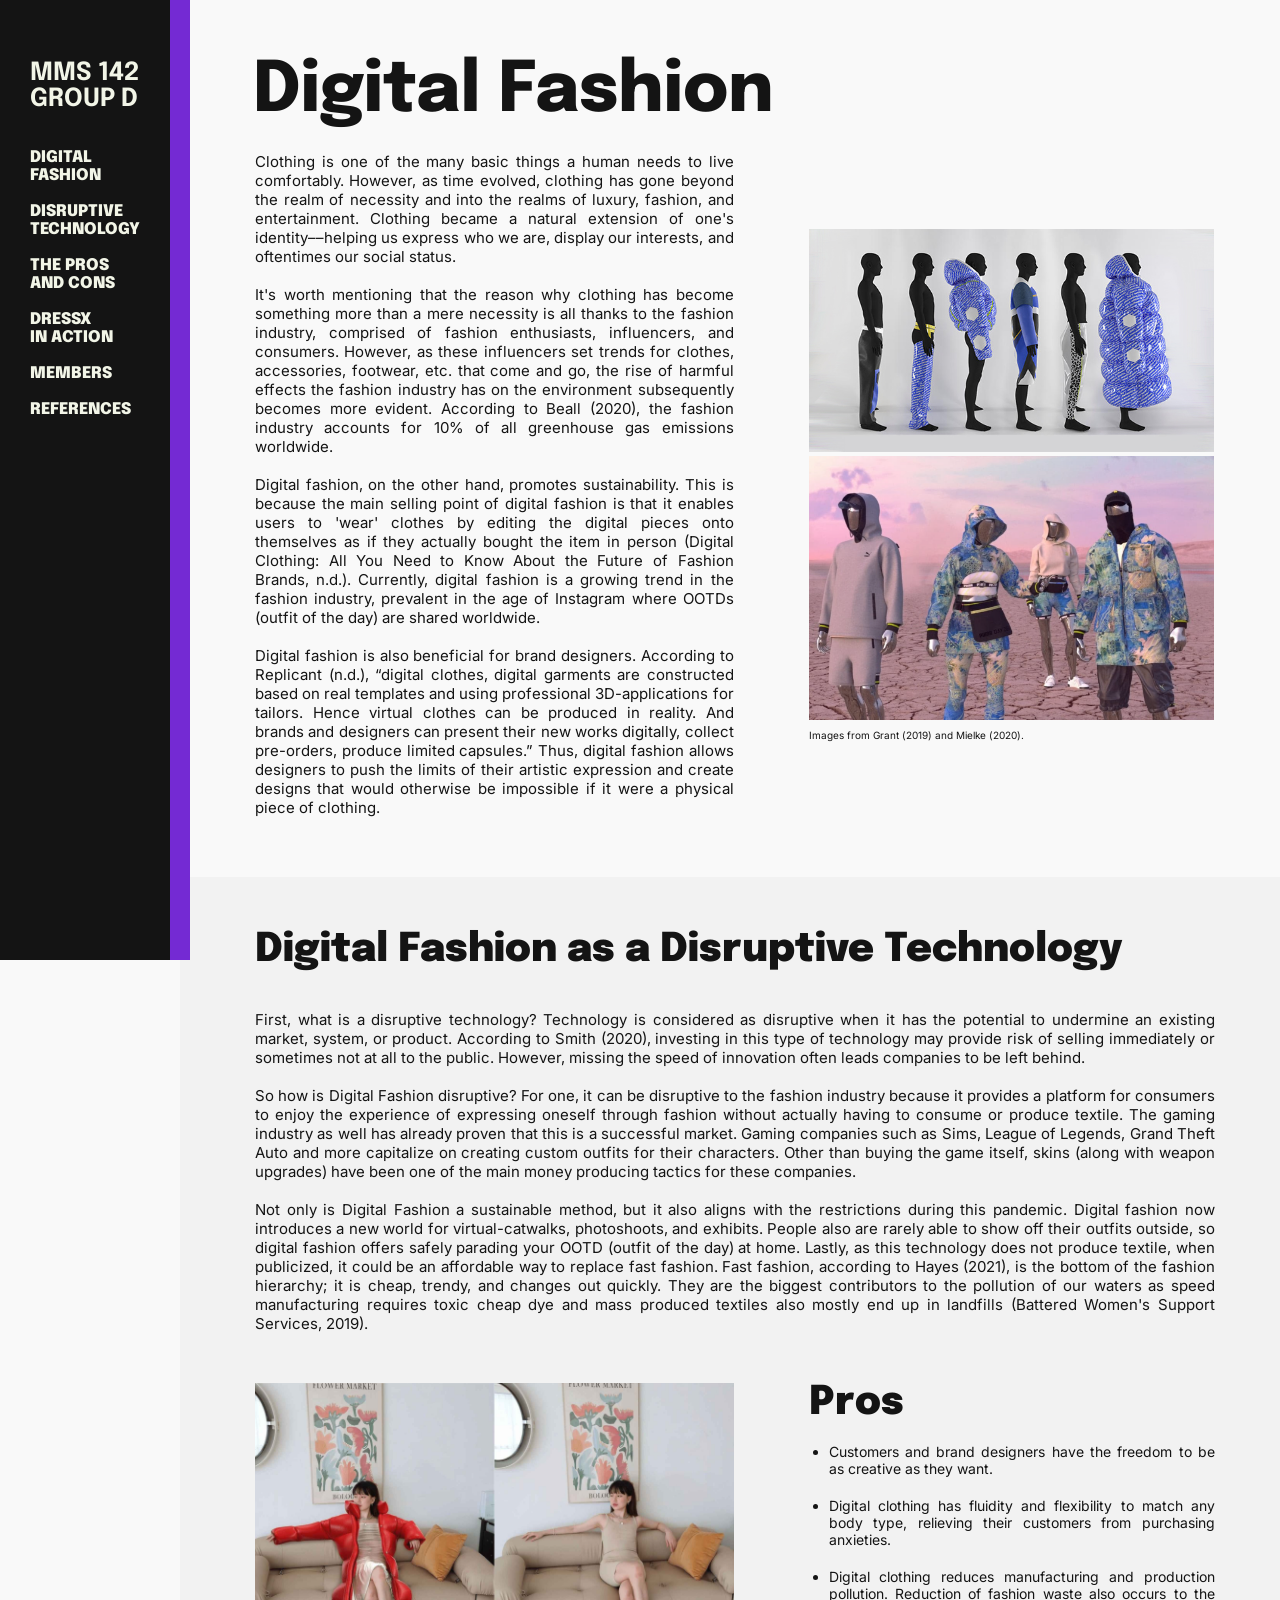
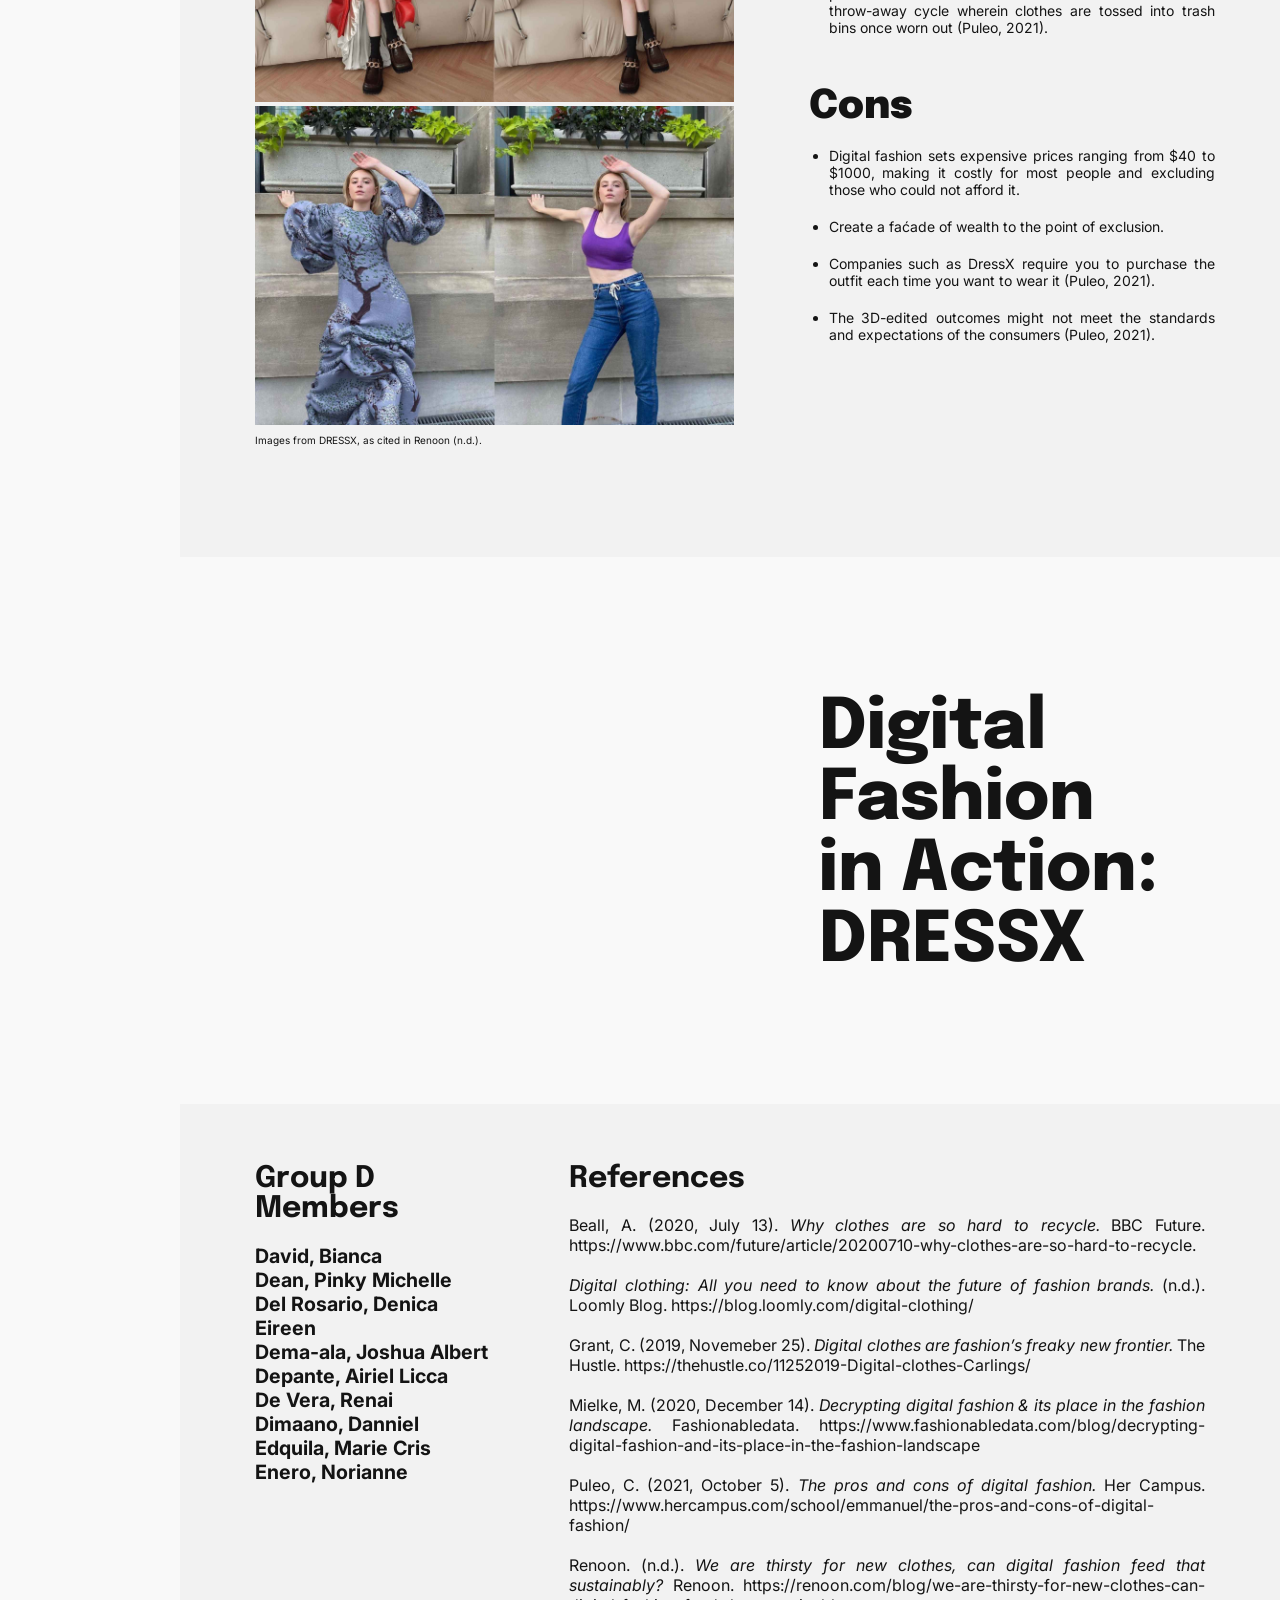
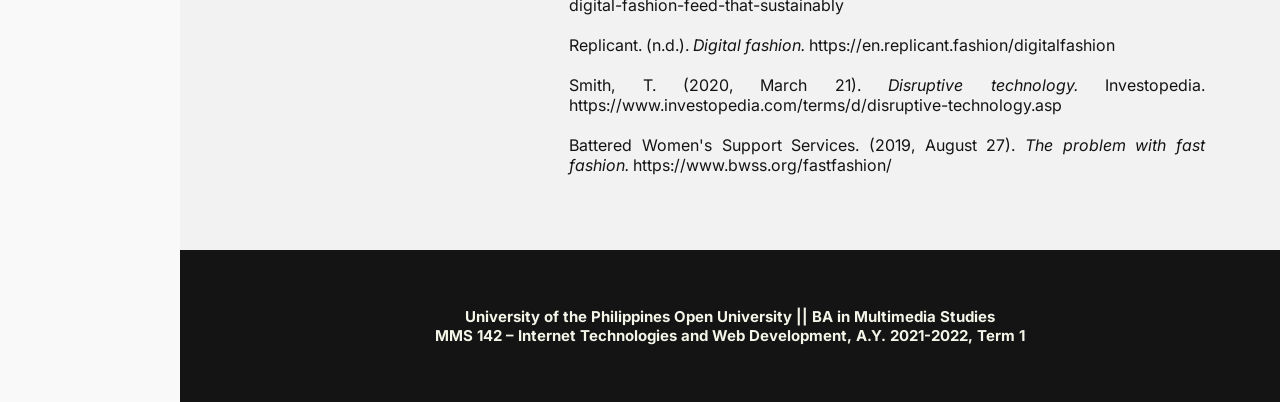
<file: index.html>
<!-- Coded by Denica del Rosario -->
<!DOCTYPE html>
<html>
  <head>
    <meta charset="utf-8">
    <link rel="preconnect" href="https://fonts.googleapis.com">
    <link rel="preconnect" href="https://fonts.gstatic.com" crossorigin>
    <link href="https://fonts.googleapis.com/css2?family=Epilogue:wght@700;800&family=Inter&display=swap" rel="stylesheet">
    <link rel="stylesheet" href="styles.css">
    <link rel="icon" type="image/x-icon" href="embeds/favicon3-02.png">
    <title> MMS 142 Group D – Disruptive Technology </title>
  </head>
  <body>
    <nav>
      <h4> MMS 142 <br> GROUP D </h4> <br> <br>
      <a href="#digital-fashion"> DIGITAL <br> FASHION </a> <br> <br>
      <a href="#disruptive-tech"> DISRUPTIVE <br> TECHNOLOGY </a> <br> <br>
      <a href="#pros-and-cons"> THE PROS <br> AND CONS </a> <br> <br>
      <a href="#dressx-in-action"> DRESSX <br> IN ACTION </a> <br> <br>
      <a href="#members"> MEMBERS </a> <br> <br>
      <a href="#references"> REFERENCES </a>
    </nav>
    <main>
      <div class="grid">
        <div class="header">
          <h1 id="digital-fashion"> Digital Fashion </h1>
        </div>
        <div class="description">
          <p class="body-text"> Clothing is one of the many basic things a human needs to live comfortably. However, as time evolved, clothing has gone beyond the realm of necessity and into the realms of luxury, fashion, and entertainment. Clothing became a natural extension of one's identity––helping us express who we are, display our interests, and oftentimes our social status.
          <br> <br>
          It's worth mentioning that the reason why clothing has become something more than a mere necessity is all thanks to the fashion industry, comprised of fashion enthusiasts, influencers, and consumers. However, as these influencers set trends for clothes, accessories, footwear, etc. that come and go, the rise of harmful effects the fashion industry has on the environment subsequently becomes more evident. According to Beall (2020), the fashion industry accounts for 10% of all greenhouse gas emissions worldwide.
          <br> <br>
          Digital fashion, on the other hand, promotes sustainability. This is because the main selling point of digital fashion is that it enables users to 'wear' clothes by editing the digital pieces onto themselves as if they actually bought the item in person (Digital Clothing: All You Need to Know About the Future of Fashion Brands, n.d.). Currently, digital fashion is a growing trend in the fashion industry, prevalent in the age of Instagram where OOTDs (outfit of the day) are shared worldwide.
          <br> <br>
          Digital fashion is also beneficial for brand designers. According to Replicant (n.d.), “digital clothes, digital garments are constructed based on real templates and using professional 3D-applications for tailors. Hence virtual clothes can be produced in reality. And brands and designers can present their new works digitally, collect pre-orders, produce limited capsules.” Thus, digital fashion allows designers to push the limits of their artistic expression and create designs that would otherwise be impossible if it were a physical piece of clothing.
         </p>
        </div>
        <div class="gallery1">
          <img src="embeds/the hustle.jpeg" alt="Image from The Hustle"> <br>
          <img src="embeds/fashionable data.png" alt="Image from Fashionabledata">
          <p class="image-cite"> Images from Grant (2019) and Mielke (2020). </p>
        </div>
        <div class="section2"> </div>
        <div class="disruptive-header">
          <h2 id="disruptive-tech"> Digital Fashion as a Disruptive Technology </h2>
        </div>
        <div class="disruptive-info">
          <p class="body-text">
            First, what is a disruptive technology? Technology is considered as disruptive when it has the potential to undermine an existing market, system, or product. According to Smith (2020), investing in this type of technology may provide risk of selling immediately or sometimes not at all to the public. However, missing the speed of innovation often leads companies to be left behind.
            <br> <br>
            So how is Digital Fashion disruptive? For one, it can be disruptive to the fashion industry because it provides a platform for consumers to enjoy the experience of expressing oneself through fashion without actually having to consume or produce textile. The gaming industry as well has already proven that this is a successful market. Gaming companies such as Sims, League of Legends, Grand Theft Auto and more capitalize on creating custom outfits for their characters. Other than buying the game itself, skins (along with weapon upgrades) have been one of the main money producing tactics for these companies.
            <br> <br>
            Not only is Digital Fashion a sustainable method, but it also aligns with the restrictions during this pandemic. Digital fashion now introduces a new world for virtual-catwalks, photoshoots, and exhibits. People also are rarely able to show off their outfits outside, so digital fashion offers safely parading your OOTD (outfit of the day) at home. Lastly, as this technology does not produce textile, when publicized, it could be an affordable way to replace fast fashion. Fast fashion, according to Hayes (2021), is the bottom of the fashion hierarchy; it is cheap, trendy, and changes out quickly. They are the biggest contributors to the pollution of our waters as speed manufacturing requires toxic cheap dye and mass produced textiles also mostly end up in landfills (Battered Women's Support Services, 2019).
          </p>
        </div>
        <div class="gallery2">
          <img src="embeds/dressx 1.jpeg" alt="Image from DRESSX"> <br>
          <img src="embeds/dressx 2.jpeg" alt="Image from DRESSX">
          <p class="image-cite"> Images from DRESSX, as cited in Renoon (n.d.). </p>
        </div>
        <div class="pros-and-cons">
          <h2 id="pros-and-cons"> Pros </h2>
            <ul>
              <li> Customers and brand designers have the freedom to be as creative as they want. </li>
              <li> Digital clothing has fluidity and flexibility to match any body type, relieving their customers from purchasing anxieties. </li>
              <li> Digital clothing reduces manufacturing and production pollution. Reduction of fashion waste also occurs to the throw-away cycle wherein clothes are tossed into trash bins once worn out (Puleo, 2021). </li>
            </ul>
            <br> <br>
          <h2> Cons </h2>
            <ul>
              <li> Digital fashion sets expensive prices ranging from $40 to $1000, making it costly for most people and excluding those who could not afford it. </li>
              <li> Create a faćade of wealth to the point of exclusion. </li>
              <li> Companies such as DressX require you to purchase the outfit each time you want to wear it (Puleo, 2021). </li>
              <li> The 3D-edited outcomes might not meet the standards and expectations of the consumers (Puleo, 2021). </li>
            </ul>
        </div>
        <div class="dressx">
          <h1 id="dressx-in-action"> Digital Fashion <br> in Action: DRESSX </h1>
        </div>
        <div class="youtube-video">
          <iframe width="560" height="315" src="https://www.youtube.com/embed/qVfJheBp7Ys" title="YouTube video player" frameborder="0" allow="accelerometer; autoplay; clipboard-write; encrypted-media; gyroscope; picture-in-picture" allowfullscreen></iframe>
        </div>
        <div class="section4"> </div>
        <div class="members">
          <h3 id="members"> Group D Members </h3>
          <p class="member-text">
            David, Bianca <br>
            Dean, Pinky Michelle <br>
            Del Rosario, Denica Eireen <br>
            Dema-ala, Joshua Albert <br>
            Depante, Airiel Licca <br>
            De Vera, Renai <br>
            Dimaano, Danniel <br>
            Edquila, Marie Cris <br>
            Enero, Norianne <br>
          </p>
        </div>
        <div class="references">
          <h3 id="references"> References </h3>
          <p class="references-text">
            Beall, A. (2020, July 13). <span class="italic"> Why clothes are so hard to recycle. </span> BBC Future. https://www.bbc.com/future/article/20200710-why-clothes-are-so-hard-to-recycle.
            <br> <br>
            <span class="italic"> Digital clothing: All you need to know about the future of fashion brands. </span> (n.d.). Loomly Blog. https://blog.loomly.com/digital-clothing/
            <br> <br>
            Grant, C. (2019, Novemeber 25). <span class="italic"> Digital clothes are fashion’s freaky new frontier. </span> The Hustle. https://thehustle.co/11252019-Digital-clothes-Carlings/
            <br> <br>
            Mielke, M. (2020, December 14). <span class="italic"> Decrypting digital fashion & its place in the fashion landscape. </span> Fashionabledata. https://www.fashionabledata.com/blog/decrypting-digital-fashion-and-its-place-in-the-fashion-landscape
            <br> <br>
            Puleo, C. (2021, October 5). <span class="italic"> The pros and cons of digital fashion. </span> Her Campus. https://www.hercampus.com/school/emmanuel/the-pros-and-cons-of-digital-fashion/
            <br> <br>
            Renoon. (n.d.). <span class="italic"> We are thirsty for new clothes, can digital fashion feed that sustainably? </span> Renoon. https://renoon.com/blog/we-are-thirsty-for-new-clothes-can-digital-fashion-feed-that-sustainably
            <br> <br>
            Replicant. (n.d.). <span class="italic"> Digital fashion. </span> https://en.replicant.fashion/digitalfashion
            <br> <br>
            Smith, T. (2020, March 21). <span class="italic"> Disruptive technology. </span> Investopedia. https://www.investopedia.com/terms/d/disruptive-technology.asp
            <br> <br>
            Battered Women's Support Services. (2019, August 27). <span class="italic"> The problem with fast fashion. </span> https://www.bwss.org/fastfashion/
          </p>
        </div>
        <div class="footer">
          <p class="footer-text">
            University of the Philippines Open University || BA in Multimedia Studies <br>
            MMS 142 – Internet Technologies and Web Development, A.Y. 2021-2022, Term 1
          </p>
        </div>
        </div>
      </div>
    </main>
  </body>
</html>
</file>
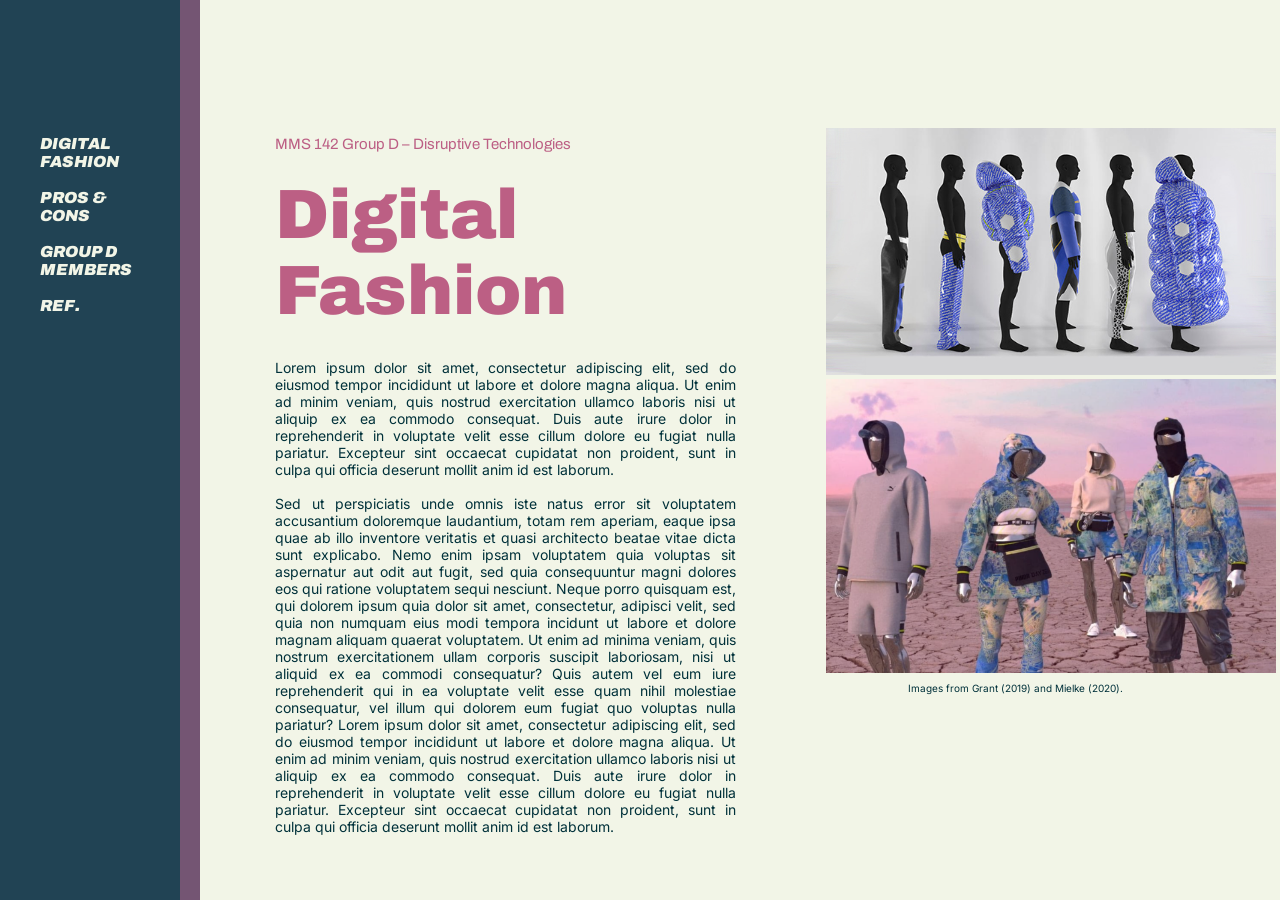
<file: index2.html>
<!DOCTYPE html>
<html>
  <head>
    <meta charset="utf-8">
    <link rel="preconnect" href="https://fonts.googleapis.com">
    <link rel="preconnect" href="https://fonts.gstatic.com" crossorigin>
    <link href="https://fonts.googleapis.com/css2?family=Archivo:ital,wght@0,700;0,900;1,700;1,900&family=Inter:wght@400;700&display=swap" rel="stylesheet">
    <title> MMS 142 Group D Disruptive Technology </title>
    <style>
      /* Removes browser border   */
      * {
        margin: 0px;
        padding: 0px;
      }
      body {
        background-color: #f2f5e7;
      }
      nav {
        position: fixed;
        top: 0px;
        left: 0px;
        width: 140px;
        height: 100%;
        background: #214354;
        padding-top: 135px;
        padding-left: 40px;
        border-right: 20px solid #745573;
      }
      main {
        margin-left: 200px;
      }
      /* Overall grid template */
      .grid {
        width: 100%;
        height: 100%;
        display: grid;
        grid-template-columns: repeat(7, 1fr);
        grid-template-rows: repeat(5, 152.4px);
        grid-gap: 15px;
      }
      .grid div {
        padding: 0px;
        border-radius:
      }
      /* Containers within the grid */
      .header {
        grid-row: 1/2;
        grid-column: 1/8;
        align-self: end;
        margin-left: 75px;
      }
      .description {
        grid-row: 2/6;
        grid-column: 1/5;
        /* justify-content: start; */
        align-self: start;
        margin-left: 75px;
        margin-right: 75px;
      }
      .gallery1 {
        grid-row: 1/6;
        grid-column: 5/8;
        margin-right: 75px;
        align-self: center;
      }
      .pros {
        grid
      }
      /* Formatting headers with specific fonts etc. */
      h1 {
        font-family: 'Archivo', sans-serif;
        font-weight: 900;
        font-size: 69.7px;
        color: #bc5f84;
        margin-top: 10px;
      }
      h4 {
        font-family: 'Archivo', sans-serif;
        font-weight: 400;
        font-size: 15px;
        color: #bc5f84;
      }
      .body_text {
        font-family: 'Inter', sans-serif;
        font-weight: 400;
        font-size: 14px;
        color: #00313a;
        text-align: justify;
        margin-top: 30px;
      }
      .image_cite {
        font-family: 'Inter', sans-serif;
        font-weight: 400;
        /* font-style: italic; */
        font-size: 10px;
        color: #00313a;
        text-align: center;
        margin-top: 5px;
      }
      a:link, a:visited {
        font-family: 'Archivo', sans-serif;
        font-weight: 900;
        font-style: italic;
        color: #f2f5e7;
        text-align: left;
        text-decoration: none;
      }
      /* img {
        width: 100px;
      } */
    </style>
  </head>
  <body>
    <nav>
      <a href="#digital_fashion"> DIGITAL <br> FASHION </a> <br> <br>
      <a href="#pros_and_cons"> PROS & <br> CONS </a> <br> <br>
      <a href="#contributors"> GROUP D <br> MEMBERS </a> <br> <br>
      <a href="#references"> REF. </a>
    </nav>
    <main>
      <div class="grid">
        <div class="header">
          <h4> MMS 142 Group D – Disruptive Technologies </h4>
        </div>
        <div class="description">
          <h1 id="digital_fashion"> Digital Fashion </h1>
          <p class="body_text"> Lorem ipsum dolor sit amet, consectetur adipiscing elit, sed do eiusmod tempor incididunt ut labore et dolore magna aliqua. Ut enim ad minim veniam, quis nostrud exercitation ullamco laboris nisi ut aliquip ex ea commodo consequat. Duis aute irure dolor in reprehenderit in voluptate velit esse cillum dolore eu fugiat nulla pariatur. Excepteur sint occaecat cupidatat non proident, sunt in culpa qui officia deserunt mollit anim id est laborum.
          <br> <br>
          Sed ut perspiciatis unde omnis iste natus error sit voluptatem accusantium doloremque laudantium, totam rem aperiam, eaque ipsa quae ab illo inventore veritatis et quasi architecto beatae vitae dicta sunt explicabo. Nemo enim ipsam voluptatem quia voluptas sit aspernatur aut odit aut fugit, sed quia consequuntur magni dolores eos qui ratione voluptatem sequi nesciunt. Neque porro quisquam est, qui dolorem ipsum quia dolor sit amet, consectetur, adipisci velit, sed quia non numquam eius modi tempora incidunt ut labore et dolore magnam aliquam quaerat voluptatem. Ut enim ad minima veniam, quis nostrum exercitationem ullam corporis suscipit laboriosam, nisi ut aliquid ex ea commodi consequatur? Quis autem vel eum iure reprehenderit qui in ea voluptate velit esse quam nihil molestiae consequatur, vel illum qui dolorem eum fugiat quo voluptas nulla pariatur? Lorem ipsum dolor sit amet, consectetur adipiscing elit, sed do eiusmod tempor incididunt ut labore et dolore magna aliqua. Ut enim ad minim veniam, quis nostrud exercitation ullamco laboris nisi ut aliquip ex ea commodo consequat. Duis aute irure dolor in reprehenderit in voluptate velit esse cillum dolore eu fugiat nulla pariatur. Excepteur sint occaecat cupidatat non proident, sunt in culpa qui officia deserunt mollit anim id est laborum.
         </p>
        </div>
        <div class="gallery1">
          <img src="embeds/the hustle.jpeg" alt="Image from The Hustle" width="450"> <br>
          <img src="embeds/fashionable data.png" alt="Image from Fashionabledata" width="450">
          <p class="image_cite">
            Images from Grant (2019) and Mielke (2020).
          </p>
        </div>
      </div>
    </main>
  </body>
</html>
</file>
<file: styles.css>
/* Coded by Denica del Rosario */
* {
  margin: 0px;
  padding: 0px;
}
body {
  background-color: #f9f9f9;
}
nav {
  position: fixed;
  top: 0px;
  left: 0px;
  width: 140px;
  height: 100%;
  background: #141414;
  padding-top: 60px;
  padding-left: 30px;
  border-right: 20px solid #742ad3;
}
main {
  margin-left: 180px;
}
/* Browser grid template */
.grid {
  width: 100%;
  height: 100%;
  display: grid;
  grid-template-columns: repeat(7, 1fr);
  grid-template-rows: repeat(21, minmax(152.4px, auto));
  grid-gap: 0px;
}
.grid div {
  padding: 0px;
  border-radius:
}
/* Modular containers */
/* .activity-info {
  grid-row: 1/2;
  grid-column: 5/8;
  align-self: end;
  margin-right: 75px;
  margin-bottom: 35px;
  text-align: center;
} */
.header {
  grid-row: 1/2;
  grid-column: 1/5;
  align-self: center;
  margin-top: 30px;
  margin-left: 73px;
}
.description {
  grid-row: 2/5;
  grid-column: 1/5;
  align-self: start;
  margin: 0px 75px 0px;
}
.gallery1{
  grid-row: 2/5;
  grid-column: 5/8;
  margin-right: 66px;
  align-self: center;
}
.gallery1 > img{
  object-fit: cover;
  width: 100%;
  max-height: 80%;
}
.disruptive-header {
  grid-row:5/6;
  grid-column: 1/8;
  align-self: end;
  margin: 50px 65px 0px 75px;
}
.disruptive-info {
  grid-row:6/8;
  grid-column: 1/8;
  align-self: start;
  margin: 40px 65px 0px 75px;
}
.gallery2 {
  grid-row: 8/13;
  grid-column: 1/5;
  margin: 50px 75px 0px;
}
.gallery2 > img {
  object-fit: cover;
  width: 100%;
  max-height: 100%;
}
.pros-and-cons {
  grid-row: 8/13;
  grid-column: 5/8;
  margin: 50px 65px 0px 0px;
  align-self: start;
}
/* .pros {
  grid-row: 8/10;
  grid-column: 5/8;
  margin-right: 75px;
  align-self: start;
}
.cons {
  grid-row:10/13;
  grid-column: 5/8;
  margin-right: 75px;
  align-self: start;
} */
.dressx {
  grid-row: 14/17;
  grid-column: 5/8;
  margin: 28px 75px 110px 10px;
  align-self: center;
}
.youtube-video {
  grid-row: 14/17;
  grid-column: 1/5;
  margin: 28px 77px 110px 76px;
}
/* .dressx {
  grid-row: 13/16;
  grid-column: 1/4;
  margin: 0px 75px 134px 75px;
  align-self: center;
}
.youtube-video {
  grid-row: 13/16;
  grid-column: 4/8;
  margin-right: 75px;
  margin-bottom: 134px;
} */
.youtube-video iframe {
  width: 100%;
  height: 100%;
}
.members {
  grid-row: 17/21;
  grid-column: 1/3;
  margin: 60px 0px 75px 75px;
}
.references {
  grid-row: 17/21;
  grid-column: 3/8;
  margin: 60px 75px 75px;
}
.footer {
  grid-row: 21/22;
  grid-column: 1/8;
  background: #141414;
}
/* Header and paragraph formatting */
h1 {
  font-family: 'Epilogue', sans-serif;
  font-weight: 800;
  font-size: 69.7px;
  color: #141414;
  margin-top: 0px;
}
h2 {
  font-family: 'Epilogue', sans-serif;
  font-weight: 900;
  font-size: 39.7px;
  color: #141414;
}
h3 {
  font-family: 'Epilogue', sans-serif;
  font-weight: 700;
  font-size: 29.7px;
  color: #141414;
}
h4 {
  font-family: 'Epilogue', sans-serif;
  font-weight: 700;
  font-size: 25px;
  color: #f2f5e7;
  margin-bottom: 0px;
}
p {
  font-family: 'Inter', sans-serif;
  font-weight: 400;
  color: #141414;
}
/* Other formatting */
.body-text {
  font-size: 15px;
  text-align: justify;
  margin-top: 0px;
  /* line-height: 20px; */
}
.image-cite {
  font-size: 10px;
  margin-top: 5px;
}
.member-text {
  font-family: 'Inter', sans-serif;
  font-weight: 700;
  font-size: 19.7px;
  margin-top: 20px;
}
.references-text {
  text-align: justify;
  margin-top: 20.5px;
}
.italic {
  font-style: italic !important;
}
.footer-text {
  font-size: 15px;
  font-weight: 700;
  text-align: center;
  color: #f2f5e7 !important;
  margin-top: 57px;
}
a:link, a:visited {
  font-family: 'Epilogue', sans-serif;
  font-weight: 900;
  color: #f2f5e7;
  text-align: left;
  text-decoration: none;
}
a:hover {
  color: #742ad3;
}
ul li {
  margin: 20px 0px 15px 20px;
  font-family: 'Inter', sans-serif;
  font-weight: 400;
  font-size: 14px;
  color: #141414;
  text-align: justify;
}
/* Background colours */
.section2 {
  grid-row: 5/14;
  grid-column: 1/8;
  background-color: #f2f2f2;
  margin-top: 60px;
  margin-bottom: 90px;
}
.section4 {
  grid-row: 17/21;
  grid-column: 1/8;
  background-color: #f2f2f2;
}
</file>
